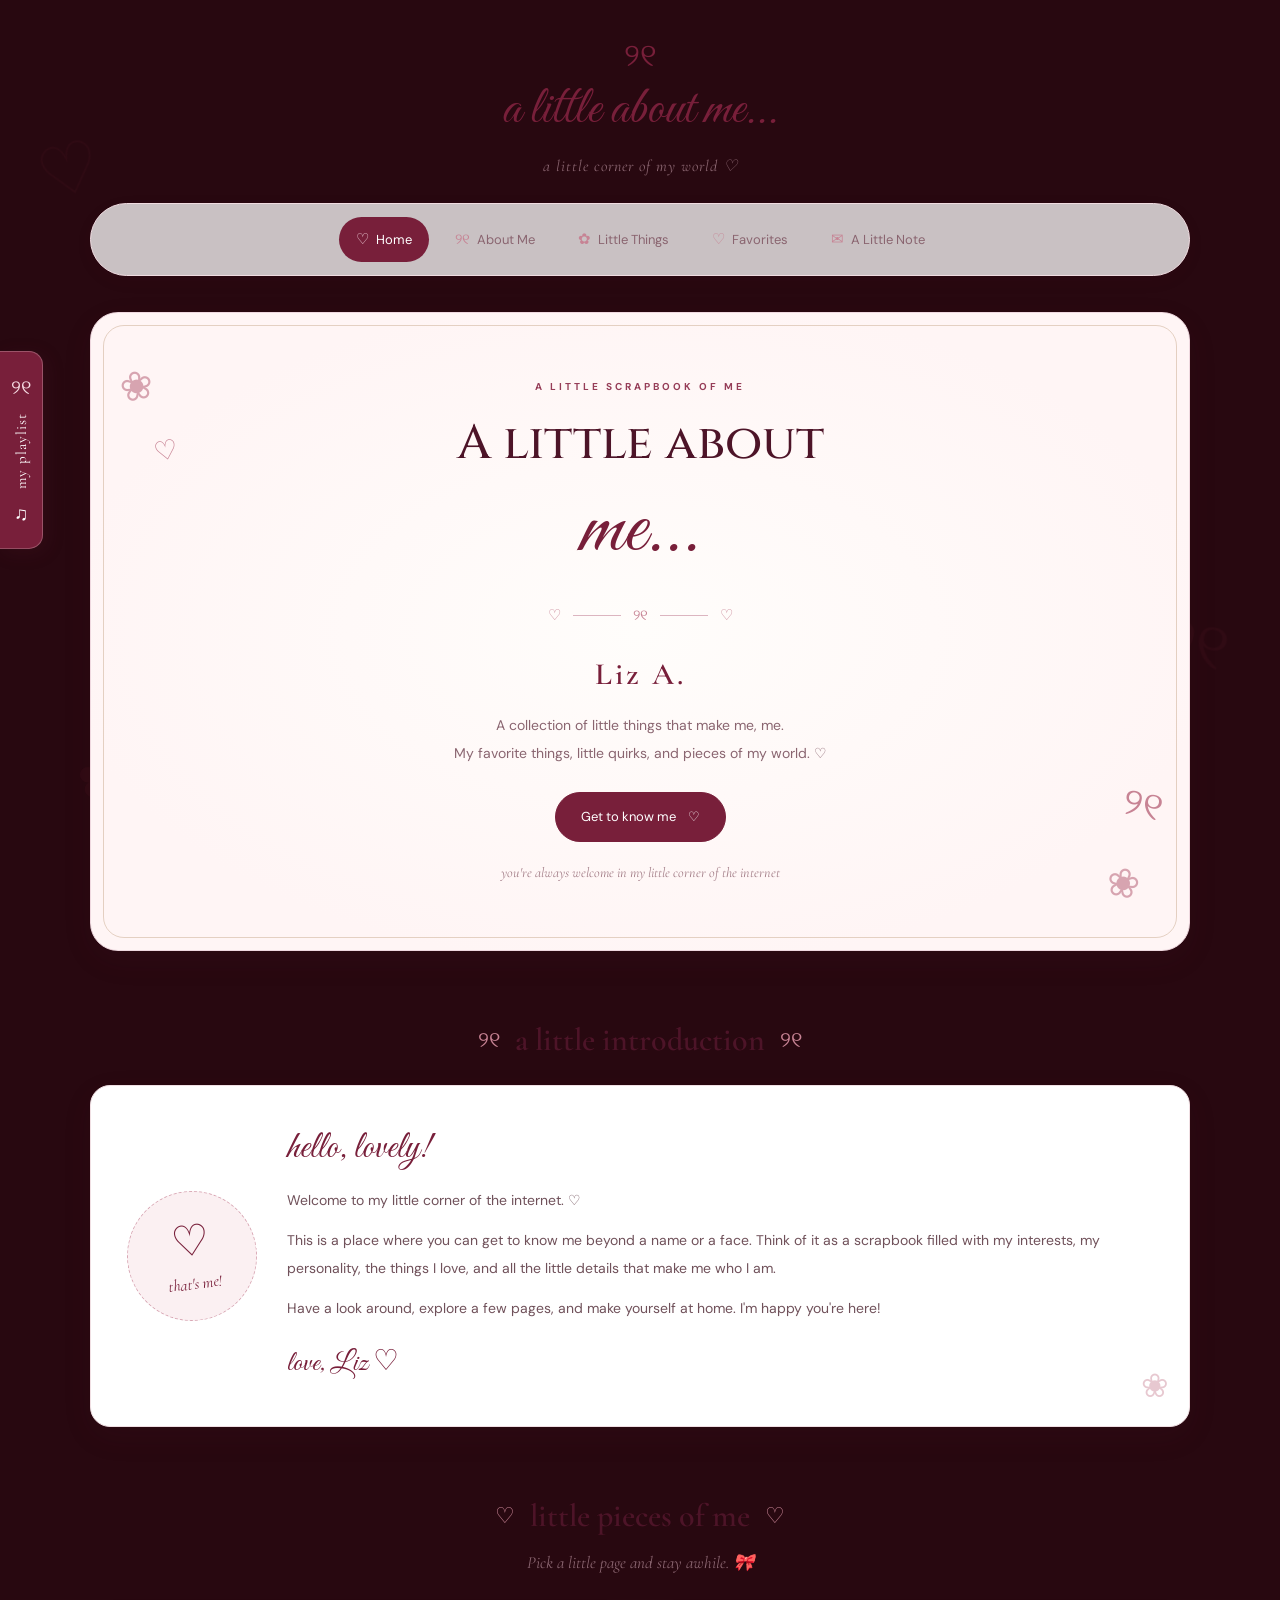
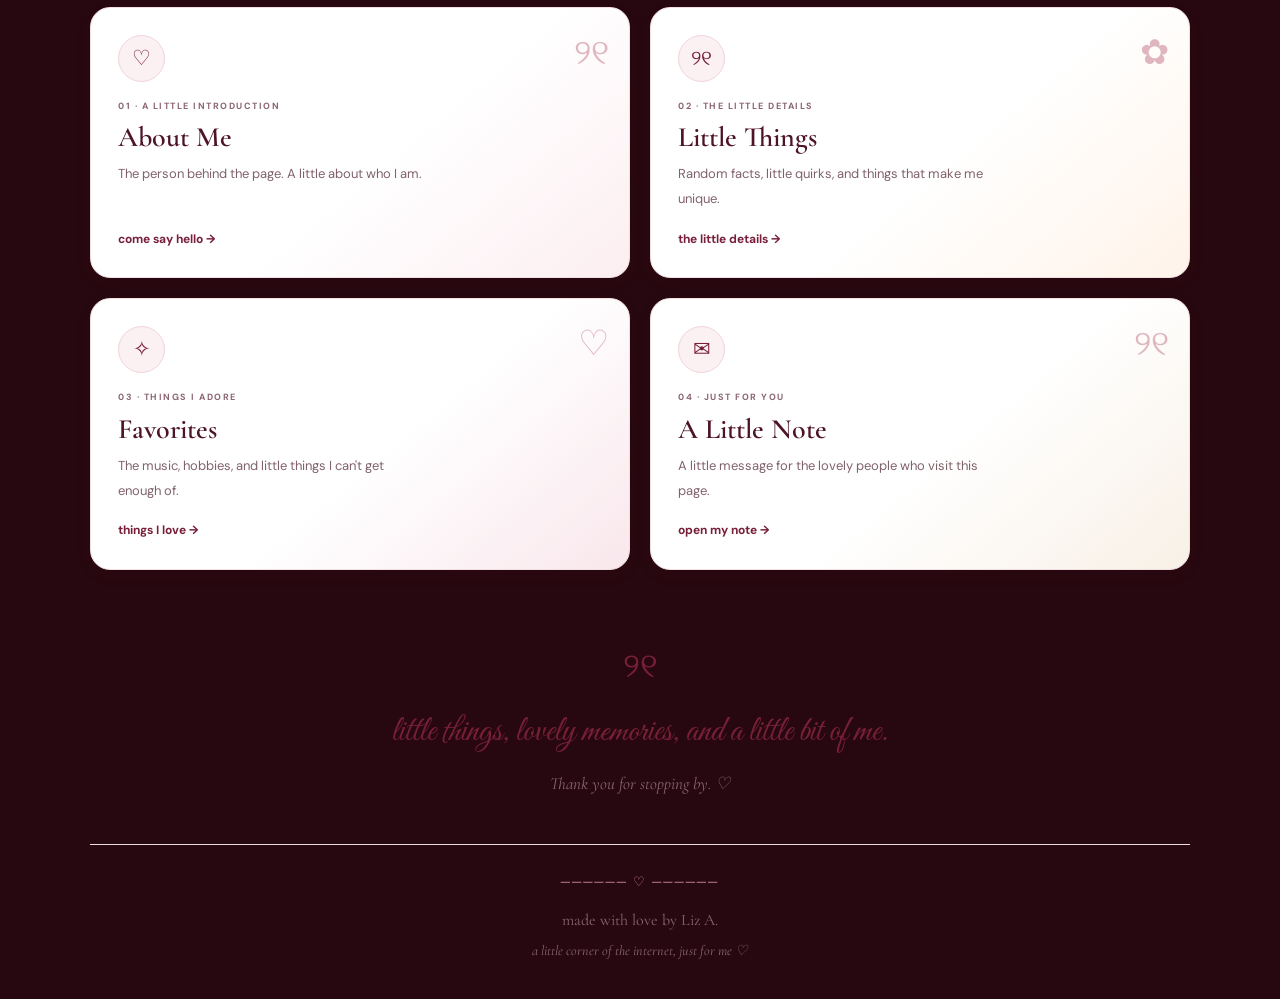
<file: index.html>
<!DOCTYPE html>
<html lang="en">
<head>
  <meta charset="UTF-8">
  <meta name="viewport" content="width=device-width, initial-scale=1.0">

  <title>A little about me... ♡ | Liz A</title>

  <meta name="description" content="A little corner of the internet filled with the things that make me, me.">

  <link rel="preconnect" href="https://fonts.googleapis.com">
  <link rel="preconnect" href="https://fonts.gstatic.com" crossorigin>

  <link href="https://fonts.googleapis.com/css2?family=Cormorant+Garamond:wght@400;500;600;700&family=Cinzel:wght@400;500;600&family=Great+Vibes&family=DM+Sans:wght@400;500;600;700&display=swap" rel="stylesheet">

  <link rel="stylesheet" href="style.css">

  <script src="script.js" defer></script>
</head>

<body>

  <!-- Decorative background details -->
  <div class="background-decoration decoration-one" aria-hidden="true">♡</div>
  <div class="background-decoration decoration-two" aria-hidden="true">୨୧</div>
  <div class="background-decoration decoration-three" aria-hidden="true">✿</div>

  <!-- LEFT-SIDE SPOTIFY DRAWER -->
  <aside class="spotify-drawer" id="spotify-drawer" aria-label="Spotify playlist">

    <button
      class="spotify-tab"
      id="spotify-toggle"
      type="button"
      aria-expanded="false"
      aria-controls="spotify-panel"
    >
      <span class="spotify-tab-bow" aria-hidden="true">୨୧</span>
      <span class="spotify-tab-text">my playlist</span>
      <span class="spotify-tab-note" aria-hidden="true">♫</span>
    </button>

    <div class="spotify-panel" id="spotify-panel" aria-hidden="true">

      <div class="spotify-panel-heading">
        <div>
          <p class="eyebrow">a little soundtrack ♡</p>
          <h2>My Spotify</h2>
        </div>

        <button
          class="spotify-close"
          id="spotify-close"
          type="button"
          aria-label="Close Spotify panel"
        >
          ×
        </button>
      </div>

      <p class="spotify-description">
        A few songs to keep you company while you explore. 🎀
      </p>

      <iframe
        title="Liz's Spotify playlist"
        style="border-radius: 14px;"
        src="https://open.spotify.com/embed/playlist/5mD2nmola5PVCOyPNZXoJc?utm_source=generator&theme=0"
        width="100%"
        height="380"
        frameborder="0"
        allow="autoplay; clipboard-write; encrypted-media; fullscreen; picture-in-picture"
        loading="lazy">
      </iframe>

      <p class="spotify-footer">
        made of music & little feelings ♡
      </p>

    </div>
  </aside>


  <!-- MAIN WEBSITE -->
  <div class="site-wrapper">

    <!-- HEADER -->
    <header class="site-header">

      <a href="index.html" class="brand" aria-label="A little about me home">
        <span class="brand-bow" aria-hidden="true">୨୧</span>
        <span class="brand-name">a little about me...</span>
      </a>

      <p class="header-note">a little corner of my world ♡</p>

    </header>


    <!-- NAVIGATION -->
    <nav class="main-navigation" aria-label="Main navigation">

      <a href="index.html" class="nav-link active" aria-current="page">
        <span aria-hidden="true">♡</span> Home
      </a>

      <a href="about.html" class="nav-link">
        <span aria-hidden="true">୨୧</span> About Me
      </a>

      <a href="little-things.html" class="nav-link">
        <span aria-hidden="true">✿</span> Little Things
      </a>

      <a href="favorites.html" class="nav-link">
        <span aria-hidden="true">♡</span> Favorites
      </a>

      <a href="note.html" class="nav-link">
        <span aria-hidden="true">✉</span> A Little Note
      </a>

    </nav>


    <!-- WELCOME / HERO SECTION -->
    <main>

      <section class="hero-section">

        <div class="hero-decoration hero-decoration-left" aria-hidden="true">
          <span class="hero-flower">❀</span>
          <span class="hero-heart">♡</span>
        </div>

        <div class="hero-content">

          <p class="eyebrow hero-eyebrow">
            a little scrapbook of me
          </p>

          <h1 class="hero-title">
            A little about
            <span>me...</span>
          </h1>

          <div class="hero-divider" aria-hidden="true">
            <span>♡</span>
            <span class="divider-line"></span>
            <span>୨୧</span>
            <span class="divider-line"></span>
            <span>♡</span>
          </div>

          <p class="hero-name">Liz A.</p>

          <p class="hero-description">
            A collection of little things that make me, me.
            <br>
            My favorite things, little quirks, and pieces of my world. ♡
          </p>

          <a href="about.html" class="primary-button">
            Get to know me <span aria-hidden="true">♡</span>
          </a>

          <p class="hero-footnote">
            you're always welcome in my little corner of the internet
          </p>

        </div>

        <div class="hero-decoration hero-decoration-right" aria-hidden="true">
          <span class="hero-bow">୨୧</span>
          <span class="hero-flower">❀</span>
        </div>

      </section>


      <!-- LITTLE INTRODUCTION -->
      <section class="intro-section">

        <div class="section-heading">
          <span class="heading-flourish" aria-hidden="true">୨୧</span>
          <h2>a little introduction</h2>
          <span class="heading-flourish" aria-hidden="true">୨୧</span>
        </div>

        <div class="intro-card">

          <div class="intro-sticker" aria-hidden="true">
            <span>♡</span>
            <small>that's me!</small>
          </div>

          <div class="intro-text">
            <p class="intro-script">hello, lovely!</p>

            <p>
              Welcome to my little corner of the internet. ♡
            </p>

            <p>
              This is a place where you can get to know me beyond
              a name or a face. Think of it as a scrapbook filled
              with my interests, my personality, the things I love,
              and all the little details that make me who I am.
            </p>

            <p>
              Have a look around, explore a few pages, and make
              yourself at home. I'm happy you're here!
            </p>

            <p class="intro-signature">love, Liz ♡</p>
          </div>

          <div class="intro-flower" aria-hidden="true">❀</div>

        </div>

      </section>


      <!-- PAGE CARDS -->
      <section class="discover-section">

        <div class="section-heading">
          <span class="heading-flourish" aria-hidden="true">♡</span>
          <h2>little pieces of me</h2>
          <span class="heading-flourish" aria-hidden="true">♡</span>
        </div>

        <p class="section-subtitle">
          Pick a little page and stay awhile. 🎀
        </p>

        <div class="page-card-grid">

          <!-- ABOUT ME -->
          <a href="about.html" class="page-card about-card">

            <span class="card-decoration" aria-hidden="true">୨୧</span>

            <span class="card-icon" aria-hidden="true">♡</span>

            <span class="card-label">01 · a little introduction</span>

            <h3>About Me</h3>

            <p>
              The person behind the page. A little about who I am.
            </p>

            <span class="card-link">come say hello →</span>

          </a>


          <!-- LITTLE THINGS -->
          <a href="little-things.html" class="page-card little-card">

            <span class="card-decoration" aria-hidden="true">✿</span>

            <span class="card-icon" aria-hidden="true">୨୧</span>

            <span class="card-label">02 · the little details</span>

            <h3>Little Things</h3>

            <p>
              Random facts, little quirks, and things that make me unique.
            </p>

            <span class="card-link">the little details →</span>

          </a>


          <!-- FAVORITES -->
          <a href="favorites.html" class="page-card favorites-card">

            <span class="card-decoration" aria-hidden="true">♡</span>

            <span class="card-icon" aria-hidden="true">✧</span>

            <span class="card-label">03 · things I adore</span>

            <h3>Favorites</h3>

            <p>
              The music, hobbies, and little things I can't get enough of.
            </p>

            <span class="card-link">things I love →</span>

          </a>


          <!-- A LITTLE NOTE -->
          <a href="note.html" class="page-card note-card">

            <span class="card-decoration" aria-hidden="true">୨୧</span>

            <span class="card-icon" aria-hidden="true">✉</span>

            <span class="card-label">04 · just for you</span>

            <h3>A Little Note</h3>

            <p>
              A little message for the lovely people who visit this page.
            </p>

            <span class="card-link">open my note →</span>

          </a>

        </div>

      </section>


      <!-- CLOSING MESSAGE -->
      <section class="closing-section">

        <span class="closing-bow" aria-hidden="true">୨୧</span>

        <p class="closing-script">
          little things, lovely memories, and a little bit of me.
        </p>

        <p class="closing-text">
          Thank you for stopping by. ♡
        </p>

      </section>

    </main>


    <!-- FOOTER -->
    <footer class="site-footer">

      <div class="footer-divider" aria-hidden="true">
        ────── ♡ ──────
      </div>

      <p>made with love by Liz A.</p>

      <p class="footer-small">
        a little corner of the internet, just for me ♡
      </p>

    </footer>

  </div>

</body>
</html>
</file>
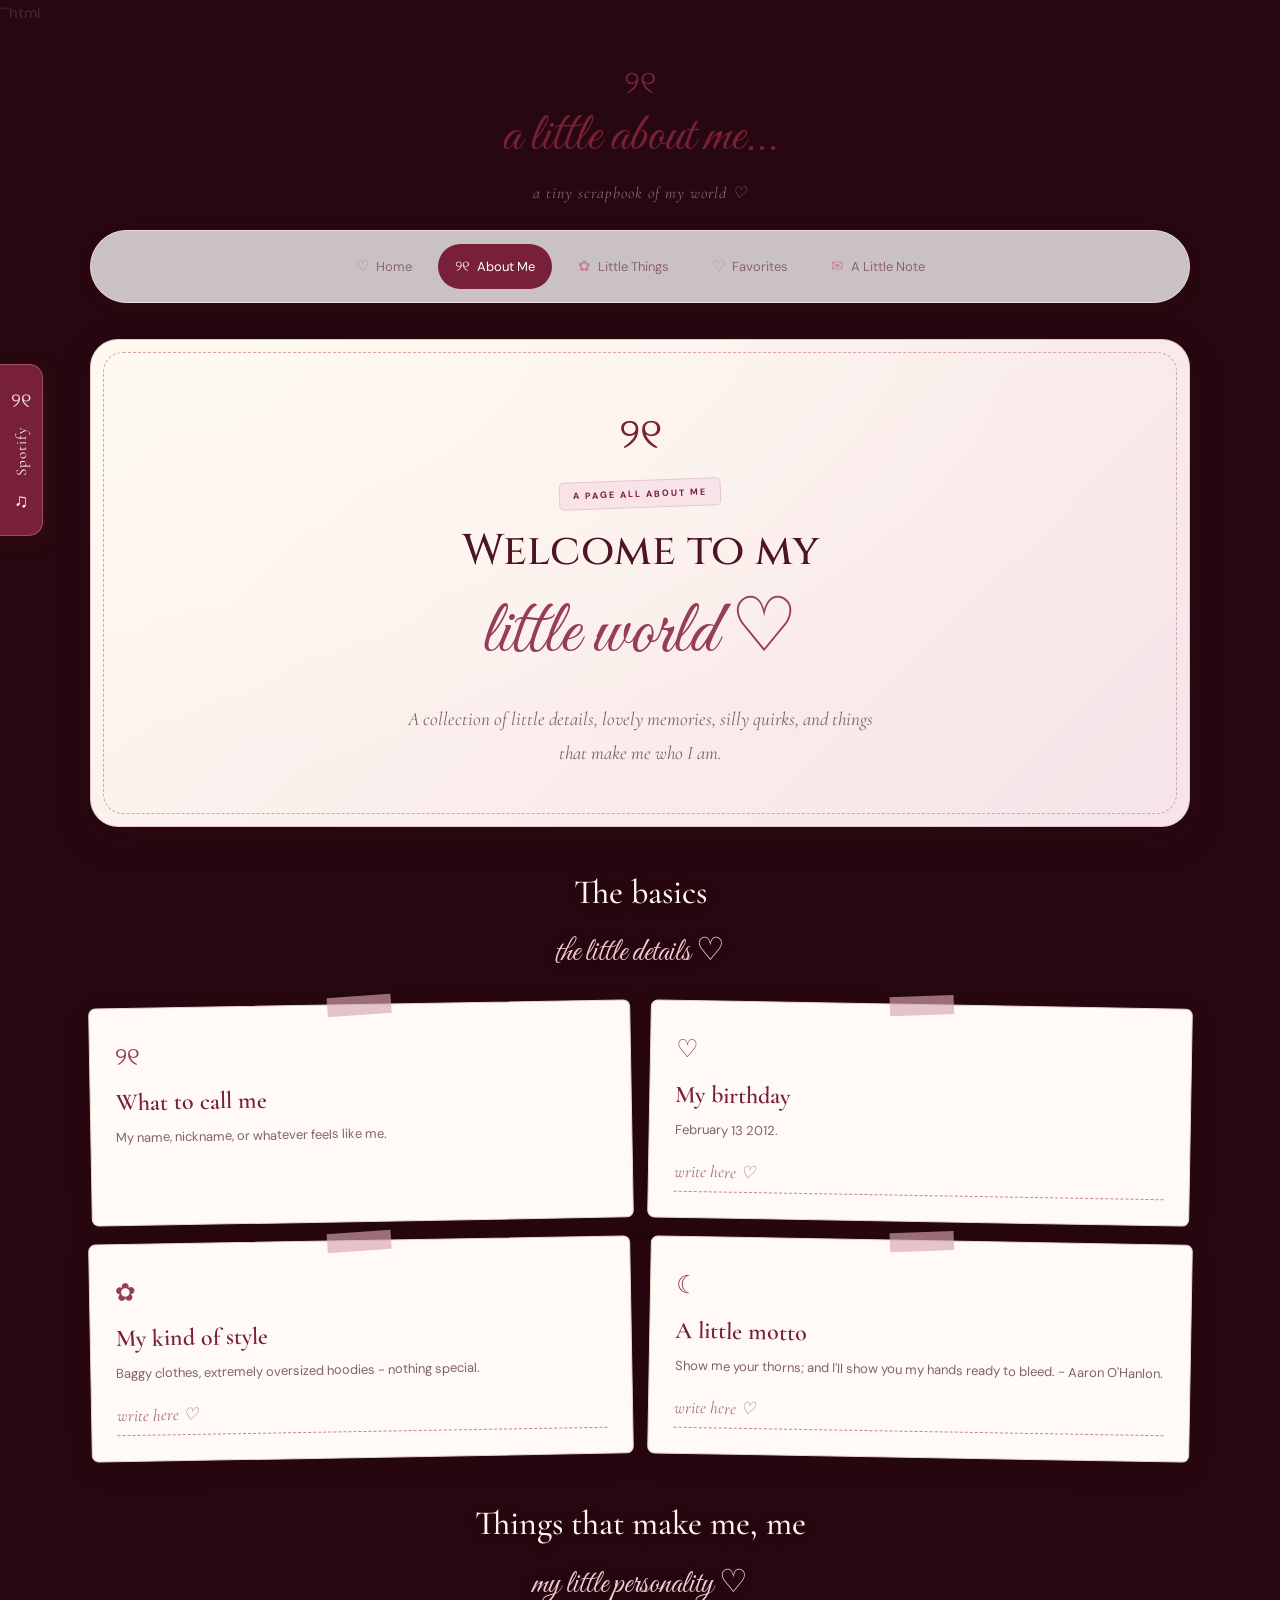
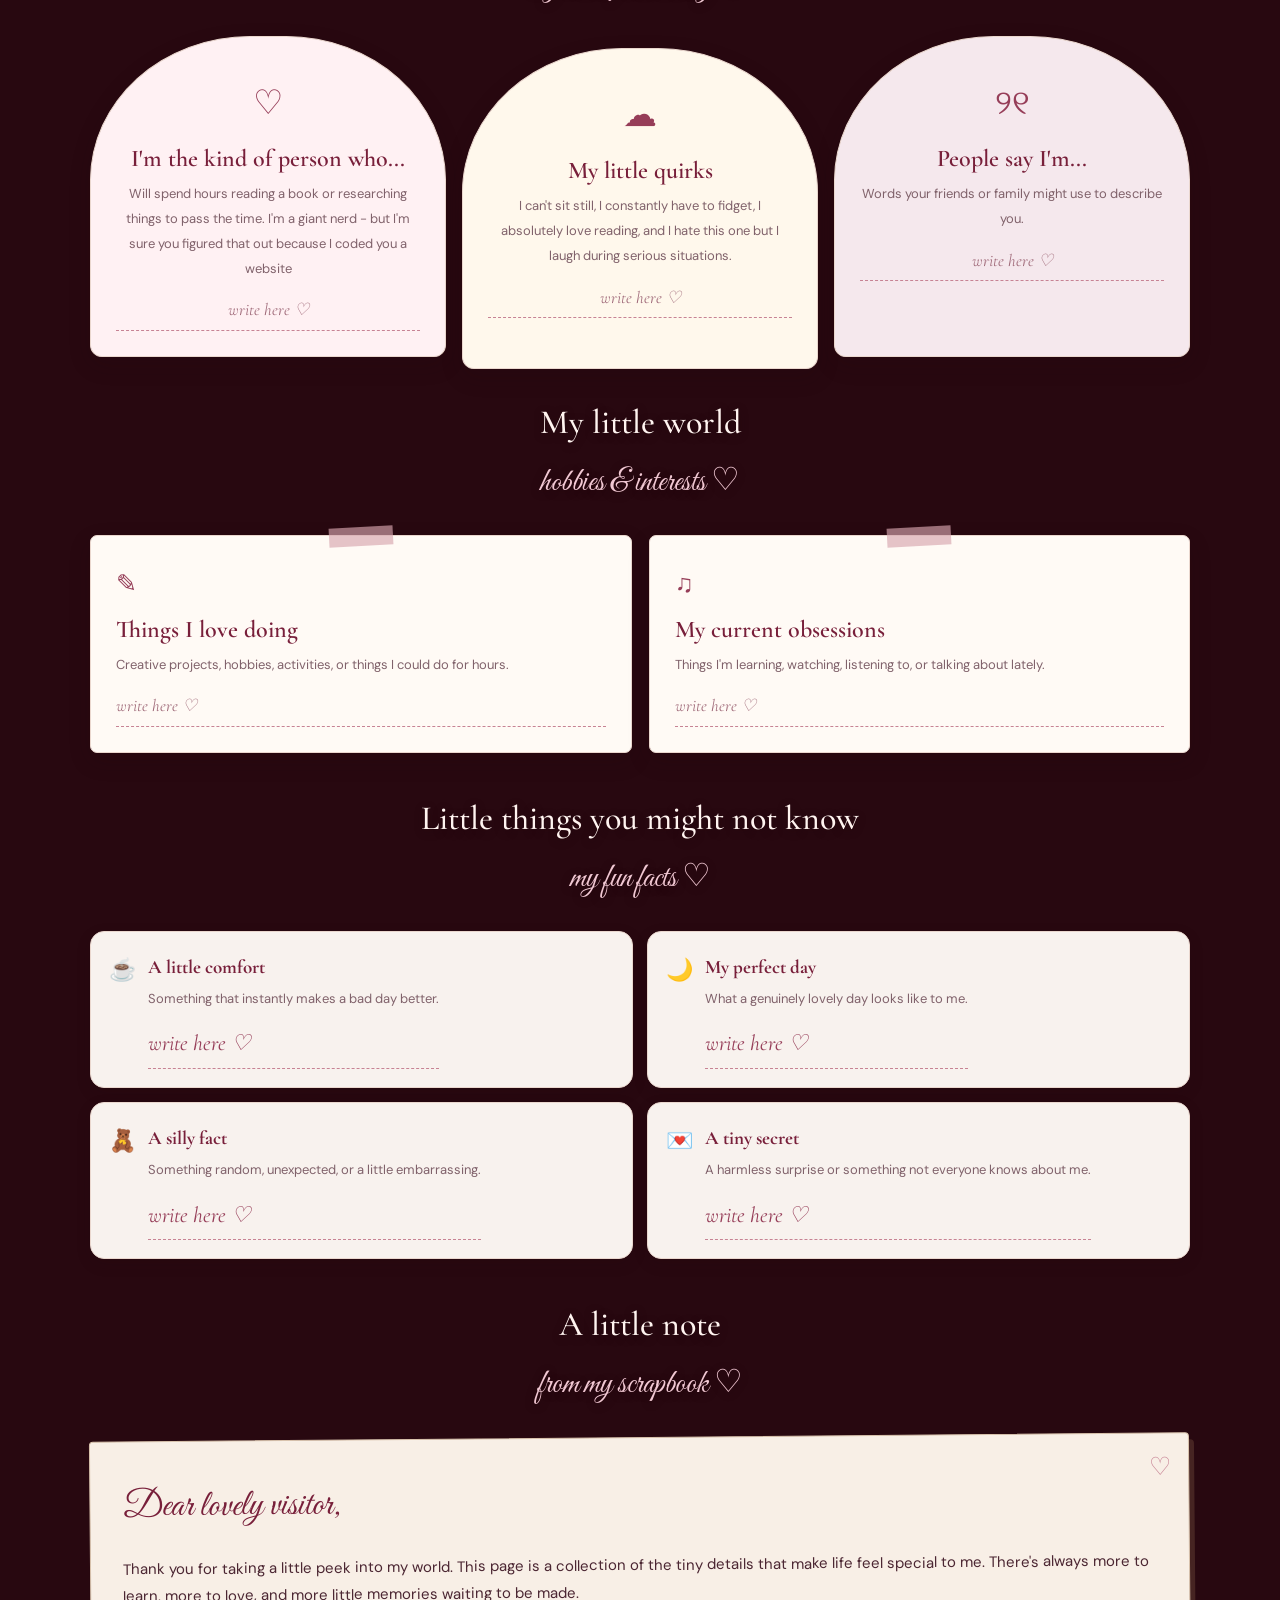
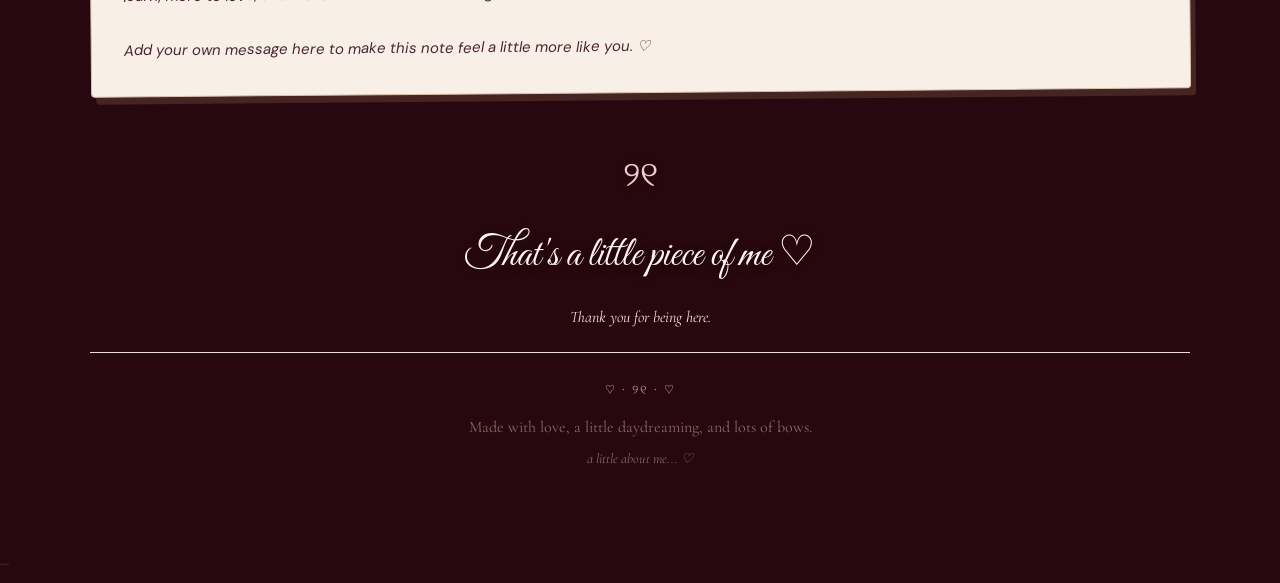
<file: about.html>
```html
<!DOCTYPE html>
<html lang="en">
<head>
  <meta charset="UTF-8">
  <meta name="viewport" content="width=device-width, initial-scale=1.0">

  <title>About Me ♡ A Little About Me...</title>

  <link rel="preconnect" href="https://fonts.googleapis.com">
  <link rel="preconnect" href="https://fonts.gstatic.com" crossorigin>

  <link href="https://fonts.googleapis.com/css2?family=Cinzel:wght@400;500;600&family=Cormorant+Garamond:ital,wght@0,400;0,500;0,600;1,400;1,500&family=DM+Sans:wght@400;500;600;700&family=Great+Vibes&display=swap" rel="stylesheet">

  <link rel="stylesheet" href="style.css">

  <style>
    /* ========================================
       ABOUT ME ♡ SCRAPBOOK STYLES
       These styles only affect about.html.
       ======================================== */

    .about-page {
      padding-bottom: 50px;
    }

    .about-hero {
      position: relative;
      overflow: hidden;
      padding: 55px 25px;
      margin-bottom: 35px;
      text-align: center;
      background:
        radial-gradient(ellipse at top left, #fffaf0, transparent 65%),
        linear-gradient(135deg, #fff8f0, #f6e4e8);
      border: 1px solid #e8c8d0;
      border-radius: 28px;
      box-shadow: 0 12px 35px rgba(45, 8, 20, 0.18);
    }

    .about-hero::before {
      content: "";
      position: absolute;
      inset: 12px;
      border: 1px dashed #d3a4ad;
      border-radius: 20px;
      pointer-events: none;
    }

    .about-hero-bow {
      position: relative;
      margin-bottom: 8px;
      color: #781f3a;
      font-size: 43px;
    }

    .about-hero h1 {
      position: relative;
      color: #4d1428;
      font-family: "Cinzel", serif;
      font-size: clamp(27px, 5vw, 43px);
      font-weight: 500;
      line-height: 1.4;
    }

    .about-hero h1 span {
      display: block;
      color: #963d58;
      font-family: "Great Vibes", cursive;
      font-size: clamp(48px, 8vw, 76px);
      font-weight: 400;
    }

    .about-hero p {
      position: relative;
      max-width: 480px;
      margin: 15px auto 0;
      color: #80626b;
      font-family: "Cormorant Garamond", serif;
      font-size: 19px;
      font-style: italic;
    }

    .scrapbook-label {
      display: inline-block;
      padding: 5px 13px;
      margin-bottom: 12px;
      background: #f7e3e8;
      border: 1px solid #e8c7d0;
      border-radius: 5px;
      color: #781f3a;
      font-size: 9px;
      font-weight: 700;
      letter-spacing: 2px;
      text-transform: uppercase;
      transform: rotate(-2deg);
    }

    .about-section {
      margin-top: 35px;
    }

    .about-heading {
      margin-bottom: 22px;
      color: #fff4f0;
      font-family: "Cormorant Garamond", serif;
      font-size: clamp(27px, 4vw, 34px);
      font-weight: 500;
      text-align: center;
      text-shadow: 0 2px 10px rgba(30, 0, 10, 0.45);
    }

    .about-heading span {
      display: block;
      margin-top: 2px;
      color: #f1c8d3;
      font-family: "Great Vibes", cursive;
      font-size: 32px;
    }

    .profile-grid {
      display: grid;
      grid-template-columns: repeat(2, minmax(0, 1fr));
      gap: 17px;
    }

    .scrapbook-card {
      position: relative;
      min-width: 0;
      padding: 25px;
      background: #fffaf5;
      border: 1px solid #ead7ce;
      border-radius: 7px;
      box-shadow: 0 8px 22px rgba(30, 0, 10, 0.16);
      transition: transform 0.25s ease, box-shadow 0.25s ease;
    }

    .scrapbook-card:hover {
      transform: translateY(-4px) rotate(0deg);
      box-shadow: 0 13px 28px rgba(30, 0, 10, 0.22);
    }

    .profile-card:nth-child(odd) {
      transform: rotate(-1deg);
    }

    .profile-card:nth-child(even) {
      transform: rotate(1deg);
    }

    .card-tape {
      position: absolute;
      top: -9px;
      left: 50%;
      width: 64px;
      height: 19px;
      background: rgba(215, 166, 176, 0.65);
      transform: translateX(-50%) rotate(-3deg);
    }

    .profile-icon {
      margin-bottom: 8px;
      color: #963d58;
      font-size: 25px;
    }

    .profile-card h3,
    .scrapbook-card h3 {
      margin-bottom: 8px;
      color: #781f3a;
      font-family: "Cormorant Garamond", serif;
      font-size: 24px;
      font-weight: 600;
      line-height: 1.3;
    }

    .profile-card p,
    .scrapbook-card p {
      color: #80626b;
      font-size: 13px;
      line-height: 1.9;
      overflow-wrap: anywhere;
    }

    .write-in {
      display: block;
      min-height: 27px;
      margin-top: 10px;
      padding: 4px 0;
      border-bottom: 1px dashed #c78394;
      color: #a16c7b;
      font-family: "Cormorant Garamond", serif;
      font-size: 17px;
      font-style: italic;
    }

    .write-in::before {
      content: "write here ♡";
    }

    .personality-grid {
      display: grid;
      grid-template-columns: repeat(3, minmax(0, 1fr));
      gap: 16px;
    }

    .personality-card {
      text-align: center;
      background: #fff1f3;
      border-radius: 45% 45% 12px 12px;
      padding-top: 35px;
    }

    .personality-card:nth-child(2) {
      background: #fff8ec;
      transform: translateY(12px);
    }

    .personality-card:nth-child(3) {
      background: #f5e8ed;
    }

    .personality-symbol {
      display: block;
      margin-bottom: 10px;
      color: #963d58;
      font-size: 34px;
    }

    .little-note {
      position: relative;
      padding: 32px;
      background: #f8efe6;
      border: 1px solid #d9c3ad;
      border-radius: 4px;
      box-shadow: 5px 7px 0 rgba(178, 139, 97, 0.22);
      transform: rotate(-0.5deg);
    }

    .little-note::before {
      content: "♡";
      position: absolute;
      top: 10px;
      right: 17px;
      color: #c78394;
      font-size: 25px;
    }

    .little-note h3 {
      margin-bottom: 15px;
      color: #781f3a;
      font-family: "Great Vibes", cursive;
      font-size: 37px;
      font-weight: 400;
    }

    .fun-facts {
      display: grid;
      grid-template-columns: repeat(2, minmax(0, 1fr));
      gap: 14px;
    }

    .fun-fact {
      display: flex;
      align-items: flex-start;
      gap: 12px;
      padding: 18px;
      background: rgba(255, 250, 245, 0.97);
      border: 1px solid #ead7ce;
      border-radius: 14px;
      box-shadow: 0 5px 15px rgba(30, 0, 10, 0.12);
    }

    .fun-fact span {
      color: #963d58;
      font-size: 22px;
    }

    .fun-fact p {
      color: #80626b;
      font-size: 13px;
      line-height: 1.8;
    }

    .fun-fact strong {
      display: block;
      margin-bottom: 3px;
      color: #781f3a;
      font-family: "Cormorant Garamond", serif;
      font-size: 19px;
    }

    .about-closing {
      padding: 50px 15px 20px;
      text-align: center;
    }

    .about-closing .closing-bow {
      display: block;
      margin-bottom: 12px;
      color: #f1c8d3;
      font-size: 35px;
      text-shadow: 0 2px 10px rgba(30, 0, 10, 0.4);
    }

    .about-closing p {
      color: #fff4f0;
      font-family: "Great Vibes", cursive;
      font-size: clamp(30px, 5vw, 42px);
      text-shadow: 0 2px 10px rgba(30, 0, 10, 0.45);
    }

    .about-closing small {
      display: block;
      margin-top: 10px;
      color: #f4dfe4;
      font-family: "Cormorant Garamond", serif;
      font-size: 16px;
      font-style: italic;
    }

    @media (max-width: 650px) {
      .about-hero {
        padding: 45px 18px;
      }

      .profile-grid,
      .fun-facts {
        grid-template-columns: 1fr;
      }

      .personality-grid {
        grid-template-columns: 1fr;
        gap: 15px;
      }

      .personality-card,
      .personality-card:nth-child(2),
      .personality-card:nth-child(3) {
        border-radius: 18px;
        transform: none;
      }

      .scrapbook-card {
        padding: 23px;
      }

      .little-note {
        padding: 27px 22px;
      }
    }

    @media (prefers-reduced-motion: reduce) {
      .scrapbook-card {
        transition: none;
      }
    }
  </style>
</head>

<body>

  <main class="site-wrapper about-page">

    <!-- HEADER -->
    <header class="site-header">
      <a class="brand" href="index.html">
        <span class="brand-bow">୨୧</span>
        <span class="brand-name">a little about me...</span>
      </a>
      <p class="header-note">a tiny scrapbook of my world ♡</p>
    </header>

    <!-- NAVIGATION -->
    <nav class="main-navigation" aria-label="Main navigation">
      <a class="nav-link" href="index.html"><span>♡</span> Home</a>
      <a class="nav-link active" href="about.html"><span>୨୧</span> About Me</a>
      <a class="nav-link" href="little-things.html"><span>✿</span> Little Things</a>
      <a class="nav-link" href="favorites.html"><span>♡</span> Favorites</a>
      <a class="nav-link" href="note.html"><span>✉</span> A Little Note</a>
    </nav>

    <!-- WELCOME -->
    <section class="about-hero">
      <div class="about-hero-bow">୨୧</div>
      <span class="scrapbook-label">a page all about me</span>
      <h1>
        Welcome to my
        <span>little world ♡</span>
      </h1>
      <p>
        A collection of little details, lovely memories,
        silly quirks, and things that make me who I am.
      </p>
    </section>

    <!-- BASIC FACTS -->
    <section class="about-section">
      <h2 class="about-heading">
        The basics
        <span>the little details ♡</span>
      </h2>

      <div class="profile-grid">

        <article class="scrapbook-card profile-card">
          <div class="card-tape"></div>
          <div class="profile-icon">୨୧</div>
          <h3>What to call me</h3>
          <p>My name, nickname, or whatever feels like me.</p>
          <span class="Liz"></span>
        </article>

        <article class="scrapbook-card profile-card">
          <div class="card-tape"></div>
          <div class="profile-icon">♡</div>
          <h3>My birthday</h3>
          <p>February 13 2012.</p>
          <span class="write-in"></span>
        </article>

        <article class="scrapbook-card profile-card">
          <div class="card-tape"></div>
          <div class="profile-icon">✿</div>
          <h3>My kind of style</h3>
          <p>Baggy clothes, extremely oversized hoodies - nothing special.</p>
          <span class="write-in"></span>
        </article>

        <article class="scrapbook-card profile-card">
          <div class="card-tape"></div>
          <div class="profile-icon">☾</div>
          <h3>A little motto</h3>
          <p>Show me your thorns; and I'll show you my hands ready to bleed. - Aaron O'Hanlon.</p>
          <span class="write-in"></span>
        </article>

      </div>
    </section>

    <!-- PERSONALITY -->
    <section class="about-section">
      <h2 class="about-heading">
        Things that make me, me
        <span>my little personality ♡</span>
      </h2>

      <div class="personality-grid">

        <article class="scrapbook-card personality-card">
          <span class="personality-symbol">♡</span>
          <h3>I'm the kind of person who...</h3>
          <p>Will spend hours reading a book or researching things to pass the time. I'm a giant nerd - but I'm sure you figured that out because I coded you a website</p>
          <span class="write-in"></span>
        </article>

        <article class="scrapbook-card personality-card">
          <span class="personality-symbol">☁</span>
          <h3>My little quirks</h3>
          <p>I can't sit still, I constantly have to fidget, I absolutely love reading, and I hate this one but I laugh during serious situations.</p>
          <span class="write-in"></span>
        </article>

        <article class="scrapbook-card personality-card">
          <span class="personality-symbol">୨୧</span>
          <h3>People say I'm...</h3>
          <p>Words your friends or family might use to describe you.</p>
          <span class="write-in"></span>
        </article>

      </div>
    </section>

    <!-- HOBBIES -->
    <section class="about-section">
      <h2 class="about-heading">
        My little world
        <span>hobbies & interests ♡</span>
      </h2>

      <div class="profile-grid">

        <article class="scrapbook-card">
          <div class="card-tape"></div>
          <div class="profile-icon">✎</div>
          <h3>Things I love doing</h3>
          <p>Creative projects, hobbies, activities, or things I could do for hours.</p>
          <span class="write-in"></span>
        </article>

        <article class="scrapbook-card">
          <div class="card-tape"></div>
          <div class="profile-icon">♫</div>
          <h3>My current obsessions</h3>
          <p>Things I'm learning, watching, listening to, or talking about lately.</p>
          <span class="write-in"></span>
        </article>

      </div>
    </section>

    <!-- FUN FACTS -->
    <section class="about-section">
      <h2 class="about-heading">
        Little things you might not know
        <span>my fun facts ♡</span>
      </h2>

      <div class="fun-facts">

        <article class="fun-fact">
          <span>☕</span>
          <p>
            <strong>A little comfort</strong>
            Something that instantly makes a bad day better.
            <span class="write-in"></span>
          </p>
        </article>

        <article class="fun-fact">
          <span>🌙</span>
          <p>
            <strong>My perfect day</strong>
            What a genuinely lovely day looks like to me.
            <span class="write-in"></span>
          </p>
        </article>

        <article class="fun-fact">
          <span>🧸</span>
          <p>
            <strong>A silly fact</strong>
            Something random, unexpected, or a little embarrassing.
            <span class="write-in"></span>
          </p>
        </article>

        <article class="fun-fact">
          <span>💌</span>
          <p>
            <strong>A tiny secret</strong>
            A harmless surprise or something not everyone knows about me.
            <span class="write-in"></span>
          </p>
        </article>

      </div>
    </section>

    <!-- NOTE TO VISITORS -->
    <section class="about-section">
      <h2 class="about-heading">
        A little note
        <span>from my scrapbook ♡</span>
      </h2>

      <div class="little-note">
        <h3>Dear lovely visitor,</h3>
        <p>
          Thank you for taking a little peek into my world.
          This page is a collection of the tiny details that
          make life feel special to me. There's always more
          to learn, more to love, and more little memories
          waiting to be made.
        </p>
        <br>
        <p>
          <em>
            Add your own message here to make this note
            feel a little more like you. ♡
          </em>
        </p>
      </div>
    </section>

    <!-- CLOSING -->
    <section class="about-closing">
      <span class="closing-bow">୨୧</span>
      <p>That's a little piece of me ♡</p>
      <small>Thank you for being here.</small>
    </section>

    <!-- FOOTER -->
    <footer class="site-footer">
      <div class="footer-divider">♡ · ୨୧ · ♡</div>
      <p>Made with love, a little daydreaming, and lots of bows.</p>
      <p class="footer-small">a little about me... ♡</p>
    </footer>

  </main>

  <!-- SPOTIFY DRAWER -->
  <aside class="spotify-drawer" id="spotify-drawer">
    <button
      class="spotify-tab"
      id="spotify-toggle"
      type="button"
      aria-expanded="false"
      aria-controls="spotify-panel"
    >
      <span class="spotify-tab-bow">୨୧</span>
      <span class="spotify-tab-text">Spotify</span>
      <span class="spotify-tab-note">♫</span>
    </button>

    <div class="spotify-panel" id="spotify-panel" aria-hidden="true">
      <div class="spotify-panel-heading">
        <div>
          <span class="eyebrow">a little soundtrack</span>
          <h2>My Spotify ♡</h2>
        </div>

        <button
          class="spotify-close"
          id="spotify-close"
          type="button"
          aria-label="Close Spotify panel"
        >×</button>
      </div>

      <p class="spotify-description">
        A few songs to keep you company. ♡
      </p>

      <iframe
        title="My Spotify playlist"
        style="border-radius: 12px"
        src="https://open.spotify.com/embed/playlist/5mD2nmola5PVCOyPNZXoJc?utm_source=generator&theme=0"
        width="100%"
        height="352"
        frameborder="0"
        allow="autoplay; clipboard-write; encrypted-media; fullscreen; picture-in-picture"
        loading="lazy"
      ></iframe>

      <p class="spotify-footer">made for little moments ♡</p>
    </div>
  </aside>

  <!-- SPOTIFY INTERACTION -->
  <script>
    const spotifyDrawer = document.getElementById("spotify-drawer");
    const spotifyToggle = document.getElementById("spotify-toggle");
    const spotifyClose = document.getElementById("spotify-close");
    const spotifyPanel = document.getElementById("spotify-panel");

    function setSpotifyOpen(isOpen) {
      spotifyDrawer.classList.toggle("is-open", isOpen);
      spotifyToggle.setAttribute("aria-expanded", String(isOpen));
      spotifyPanel.setAttribute("aria-hidden", String(!isOpen));
    }

    spotifyToggle.addEventListener("click", function () {
      const isOpen = spotifyDrawer.classList.contains("is-open");
      setSpotifyOpen(!isOpen);
    });

    spotifyClose.addEventListener("click", function () {
      setSpotifyOpen(false);
    });

    document.addEventListener("keydown", function (event) {
      if (event.key === "Escape") {
        setSpotifyOpen(false);
      }
    });
  </script>

</body>
</html>
```
</file>
<file: style.css>
/* ==========================================
   A LITTLE ABOUT ME... ♡
   A burgundy coquette scrapbook by Liz A.
   ========================================== */


/* ---------- COLOURS & DEFAULTS ---------- */

:root {
  --burgundy: #781f3a;
  --deep-burgundy: #4d1428;
  --wine: #963d58;
  --dusty-rose: #c78394;
  --blush: #f4dfe4;
  --pale-pink: #fbf0f2;
  --ivory: #fffaf5;
  --cream: #f8efe6;
  --gold: #b28b61;
  --text: #4b2632;
  --muted-text: #8a6570;
  --white: #ffffff;
  --soft-shadow: 0 10px 30px rgba(92, 29, 48, 0.09);
  --rounded: 20px;
}

* {
  box-sizing: border-box;
  margin: 0;
  padding: 0;
}

html {
  scroll-behavior: smooth;
}

body {
  min-height: 100vh;

  background-color: #280810;

  background-image:
    linear-gradient(
      rgba(40, 8, 16, 0.35),
      rgba(40, 8, 16, 0.35)
    ),
   url("https://images.unsplash.com/photo-1516565349308-c76fe36a115c?auto=format&fit=crop&fm=jpg&q=85&w=3000")

  background-position: center center;
  background-size: cover;
  background-repeat: no-repeat;
background-attachment: scroll;

  color: var(--text);
  font-family: "DM Sans", sans-serif;
  font-size: 15px;
  line-height: 1.8;
  overflow-x: hidden;
}

a {
  color: inherit;
  text-decoration: none;
}

button {
  font: inherit;
}


/* ---------- BACKGROUND DECORATIONS ---------- */

.background-decoration {
  position: fixed;
  z-index: -1;
  color: rgba(120, 31, 58, 0.09);
  pointer-events: none;
}

.decoration-one {
  top: 12%;
  left: 3%;
  font-size: 70px;
  transform: rotate(-15deg);
}

.decoration-two {
  top: 65%;
  right: 4%;
  font-size: 65px;
  transform: rotate(12deg);
}

.decoration-three {
  bottom: 8%;
  left: 6%;
  font-size: 55px;
}


/* ---------- MAIN WRAPPER ---------- */

.site-wrapper {
  width: min(1100px, calc(100% - 48px));
  margin: 0 auto;
}


/* ---------- HEADER ---------- */

.site-header {
  padding: 36px 12px 22px;
  text-align: center;
}

.brand {
  display: inline-flex;
  flex-direction: column;
  align-items: center;
  gap: 0;
}

.brand-bow {
  color: var(--burgundy);
  font-size: 32px;
  line-height: 1.2;
}

.brand-name {
  color: var(--burgundy);
  font-family: "Great Vibes", cursive;
  font-size: clamp(36px, 6vw, 54px);
  line-height: 1.35;
}

.header-note {
  margin-top: 5px;
  color: var(--muted-text);
  font-family: "Cormorant Garamond", serif;
  font-size: 16px;
  font-style: italic;
  letter-spacing: 1px;
}


/* ---------- NAVIGATION ---------- */

.main-navigation {
  display: flex;
  justify-content: center;
  flex-wrap: wrap;
  gap: 9px;
  padding: 13px;
  margin-bottom: 36px;
  background: rgba(255, 255, 255, 0.75);
  border: 1px solid #f0dce1;
  border-radius: 50px;
  box-shadow: 0 5px 20px rgba(92, 29, 48, 0.04);
}

.nav-link {
  display: inline-flex;
  align-items: center;
  gap: 7px;
  padding: 9px 17px;
  border-radius: 30px;
  color: var(--muted-text);
  font-size: 13px;
  transition: background 0.25s ease, color 0.25s ease,
    transform 0.25s ease;
}

.nav-link span {
  color: var(--dusty-rose);
  font-size: 15px;
}

.nav-link:hover {
  background: var(--pale-pink);
  color: var(--burgundy);
  transform: translateY(-2px);
}

.nav-link.active {
  background: var(--burgundy);
  color: var(--white);
}

.nav-link.active span {
  color: #f7d9e1;
}


/* ---------- HERO SECTION ---------- */

.hero-section {
  position: relative;
  display: flex;
  align-items: center;
  justify-content: center;
  min-height: 420px;
  padding: 65px 30px;
  overflow: hidden;
  background:
    radial-gradient(ellipse at center, #fffdfb 0%, #fff5f5 75%);
  border: 1px solid #efd8df;
  border-radius: 28px;
  box-shadow: var(--soft-shadow);
}

.hero-section::before {
  content: "";
  position: absolute;
  inset: 12px;
  border: 1px solid rgba(178, 139, 97, 0.35);
  border-radius: 21px;
  pointer-events: none;
}

.hero-content {
  position: relative;
  z-index: 1;
  max-width: 650px;
  text-align: center;
}

.eyebrow {
  color: var(--wine);
  font-size: 10px;
  font-weight: 700;
  letter-spacing: 3px;
  text-transform: uppercase;
}

.hero-eyebrow {
  margin-bottom: 16px;
}

.hero-title {
  color: var(--deep-burgundy);
  font-family: "Cinzel", serif;
  font-size: clamp(29px, 5vw, 48px);
  font-weight: 500;
  line-height: 1.35;
}

.hero-title span {
  display: block;
  color: var(--burgundy);
  font-family: "Great Vibes", cursive;
  font-size: clamp(58px, 9vw, 86px);
  font-weight: 400;
  line-height: 1.25;
}

.hero-divider {
  display: flex;
  justify-content: center;
  align-items: center;
  gap: 12px;
  margin: 18px 0;
  color: var(--dusty-rose);
}

.divider-line {
  width: 48px;
  height: 1px;
  background: #dcb5c0;
}

.hero-name {
  margin-bottom: 8px;
  color: var(--burgundy);
  font-family: "Cormorant Garamond", serif;
  font-size: 31px;
  font-weight: 600;
  letter-spacing: 3px;
}

.hero-description {
  margin-bottom: 25px;
  color: var(--muted-text);
  font-size: 14px;
  line-height: 2;
}

.primary-button {
  display: inline-flex;
  align-items: center;
  gap: 12px;
  padding: 12px 25px;
  background: var(--burgundy);
  border: 1px solid var(--burgundy);
  border-radius: 30px;
  color: var(--white);
  font-size: 13px;
  transition: background 0.25s ease, transform 0.25s ease,
    box-shadow 0.25s ease;
}

.primary-button:hover {
  background: var(--deep-burgundy);
  box-shadow: 0 7px 20px rgba(120, 31, 58, 0.18);
  transform: translateY(-3px);
}

.hero-footnote {
  margin-top: 18px;
  color: #a27c86;
  font-family: "Cormorant Garamond", serif;
  font-size: 14px;
  font-style: italic;
}

.hero-decoration {
  position: absolute;
  display: flex;
  flex-direction: column;
  gap: 10px;
  color: var(--dusty-rose);
  pointer-events: none;
}

.hero-decoration-left {
  top: 35px;
  left: 35px;
  transform: rotate(-12deg);
}

.hero-decoration-right {
  right: 35px;
  bottom: 30px;
  transform: rotate(12deg);
}

.hero-flower {
  font-size: 40px;
  opacity: 0.7;
}

.hero-heart {
  padding-left: 20px;
  font-size: 27px;
}

.hero-bow {
  font-size: 39px;
}


/* ---------- SECTION HEADINGS ---------- */

.intro-section,
.discover-section {
  padding-top: 68px;
}

.section-heading {
  display: flex;
  align-items: center;
  justify-content: center;
  gap: 15px;
  margin-bottom: 25px;
  text-align: center;
}

.section-heading h2 {
  color: var(--deep-burgundy);
  font-family: "Cormorant Garamond", serif;
  font-size: clamp(25px, 4vw, 32px);
  font-weight: 600;
  line-height: 1.3;
}

.heading-flourish {
  color: var(--dusty-rose);
  font-size: 22px;
}

.section-subtitle {
  margin-top: -13px;
  margin-bottom: 28px;
  color: var(--muted-text);
  font-family: "Cormorant Garamond", serif;
  font-size: 17px;
  font-style: italic;
  text-align: center;
}


/* ---------- INTRODUCTION CARD ---------- */

.intro-card {
  position: relative;
  display: flex;
  align-items: center;
  gap: 30px;
  padding: 36px;
  background: var(--white);
  border: 1px solid #f0dfe3;
  border-radius: var(--rounded);
  box-shadow: var(--soft-shadow);
}

.intro-text {
  flex: 1;
}

.intro-script {
  margin-bottom: 10px;
  color: var(--burgundy);
  font-family: "Great Vibes", cursive;
  font-size: 38px;
  line-height: 1.4;
}

.intro-text p:not(.intro-script):not(.intro-signature) {
  margin-bottom: 12px;
  color: #70515a;
  font-size: 14px;
  line-height: 2;
}

.intro-signature {
  margin-top: 16px;
  color: var(--burgundy);
  font-family: "Great Vibes", cursive;
  font-size: 29px;
}

.intro-sticker {
  display: flex;
  flex: 0 0 130px;
  flex-direction: column;
  align-items: center;
  justify-content: center;
  width: 130px;
  height: 130px;
  background: var(--pale-pink);
  border: 1px dashed #d9a8b5;
  border-radius: 50%;
  color: var(--burgundy);
  transform: rotate(-7deg);
}

.intro-sticker span {
  font-size: 43px;
  line-height: 1.3;
}

.intro-sticker small {
  font-family: "Cormorant Garamond", serif;
  font-size: 16px;
  font-style: italic;
}

.intro-flower {
  position: absolute;
  right: 20px;
  bottom: 10px;
  color: #d8a5b2;
  font-size: 33px;
  opacity: 0.6;
}


/* ---------- PAGE CARDS ---------- */

.page-card-grid {
  display: grid;
  grid-template-columns: repeat(2, minmax(0, 1fr));
  gap: 20px;
}

.page-card {
  position: relative;
  display: flex;
  flex-direction: column;
  min-height: 240px;
  padding: 27px;
  overflow: hidden;
  background: var(--white);
  border: 1px solid #f0dfe3;
  border-radius: var(--rounded);
  box-shadow: 0 5px 20px rgba(92, 29, 48, 0.045);
  transition: transform 0.25s ease, box-shadow 0.25s ease,
    border-color 0.25s ease;
}

.page-card:hover {
  border-color: #d9a8b5;
  box-shadow: var(--soft-shadow);
  transform: translateY(-5px);
}

.about-card {
  background: linear-gradient(140deg, #fff 55%, #fceef1);
}

.little-card {
  background: linear-gradient(140deg, #fff 55%, #fff3e9);
}

.favorites-card {
  background: linear-gradient(140deg, #fff 55%, #f9e7ec);
}

.note-card {
  background: linear-gradient(140deg, #fff 55%, #f8f0e6);
}

.card-decoration {
  position: absolute;
  top: 13px;
  right: 20px;
  color: #d8a5b2;
  font-size: 35px;
  opacity: 0.8;
}

.card-icon {
  display: flex;
  align-items: center;
  justify-content: center;
  width: 47px;
  height: 47px;
  margin-bottom: 16px;
  background: var(--pale-pink);
  border: 1px solid #efd4dc;
  border-radius: 50%;
  color: var(--burgundy);
  font-size: 21px;
}

.card-label {
  margin-bottom: 5px;
  color: var(--muted-text);
  font-size: 9px;
  font-weight: 700;
  letter-spacing: 1.5px;
  text-transform: uppercase;
}

.page-card h3 {
  margin-bottom: 7px;
  color: var(--deep-burgundy);
  font-family: "Cormorant Garamond", serif;
  font-size: 28px;
  font-weight: 600;
  line-height: 1.3;
}

.page-card p {
  max-width: 310px;
  margin-bottom: 17px;
  color: #80626b;
  font-size: 13px;
  line-height: 1.9;
}

.card-link {
  margin-top: auto;
  color: var(--burgundy);
  font-size: 12px;
  font-weight: 700;
}


/* ---------- CLOSING SECTION ---------- */

.closing-section {
  padding: 65px 15px 45px;
  text-align: center;
}

.closing-bow {
  display: block;
  margin-bottom: 10px;
  color: var(--burgundy);
  font-size: 34px;
}

.closing-script {
  color: var(--burgundy);
  font-family: "Great Vibes", cursive;
  font-size: clamp(24px, 4vw, 35px);
  line-height: 1.5;
}

.closing-text {
  margin-top: 10px;
  color: var(--muted-text);
  font-family: "Cormorant Garamond", serif;
  font-size: 17px;
  font-style: italic;
}


/* ---------- FOOTER ---------- */

.site-footer {
  padding: 25px 15px 35px;
  border-top: 1px solid #efdce1;
  color: var(--muted-text);
  text-align: center;
}

.footer-divider {
  margin-bottom: 12px;
  color: var(--dusty-rose);
  font-size: 13px;
  letter-spacing: 2px;
}

.site-footer p {
  font-family: "Cormorant Garamond", serif;
  font-size: 16px;
}

.site-footer .footer-small {
  margin-top: 4px;
  font-size: 14px;
  font-style: italic;
}


/* ==========================================
   SPOTIFY SLIDE-OUT PANEL — LEFT SIDE
   ========================================== */

.spotify-drawer {
  position: fixed;
  z-index: 1000;
  top: 50%;
  left: 0;
  display: flex;
  align-items: center;
  transform: translateY(-50%);
}

.spotify-tab {
  position: relative;
  z-index: 2;
  display: flex;
  flex-direction: column;
  align-items: center;
  gap: 8px;
  width: 43px;
  padding: 17px 8px;
  background: var(--burgundy);
  border: 1px solid #9b5368;
  border-left: none;
  border-radius: 0 14px 14px 0;
  box-shadow: 4px 4px 18px rgba(92, 29, 48, 0.17);
  color: var(--white);
  cursor: pointer;
  transition: background 0.2s ease;
}

.spotify-tab:hover {
  background: var(--deep-burgundy);
}

.spotify-tab-bow {
  color: #f6dce3;
  font-size: 20px;
}

.spotify-tab-text {
  font-family: "Cormorant Garamond", serif;
  font-size: 15px;
  letter-spacing: 1px;
  writing-mode: vertical-rl;
  transform: rotate(180deg);
}

.spotify-tab-note {
  font-size: 19px;
}

.spotify-panel {
  position: absolute;
  top: 50%;
  left: 43px;
  width: min(345px, calc(100vw - 65px));
  max-height: 85vh;
  padding: 22px;
  overflow-y: auto;
  background: #fff9f6;
  border: 1px solid #e7c8d1;
  border-radius: 0 20px 20px 0;
  box-shadow: 10px 10px 35px rgba(67, 18, 35, 0.18);
  opacity: 0;
  pointer-events: none;
  transform: translate(-20px, -50%);
  transition: opacity 0.3s ease, transform 0.3s ease;
}

.spotify-drawer.is-open .spotify-panel {
  opacity: 1;
  pointer-events: auto;
  transform: translate(0, -50%);
}

.spotify-panel-heading {
  display: flex;
  align-items: center;
  justify-content: space-between;
  gap: 12px;
  margin-bottom: 10px;
}

.spotify-panel-heading h2 {
  color: var(--deep-burgundy);
  font-family: "Cormorant Garamond", serif;
  font-size: 28px;
  line-height: 1.3;
}

.spotify-panel-heading .eyebrow {
  font-size: 9px;
  letter-spacing: 1.5px;
}

.spotify-close {
  display: flex;
  align-items: center;
  justify-content: center;
  flex: 0 0 33px;
  width: 33px;
  height: 33px;
  background: var(--pale-pink);
  border: 1px solid #efd4dc;
  border-radius: 50%;
  color: var(--burgundy);
  cursor: pointer;
  font-size: 23px;
  line-height: 1;
  transition: background 0.2s ease;
}

.spotify-close:hover {
  background: var(--blush);
}

.spotify-description {
  margin-bottom: 16px;
  color: var(--muted-text);
  font-family: "Cormorant Garamond", serif;
  font-size: 16px;
  font-style: italic;
}

.spotify-panel iframe {
  display: block;
  width: 100%;
  border: none;
}

.spotify-footer {
  margin-top: 12px;
  color: var(--muted-text);
  font-family: "Cormorant Garamond", serif;
  font-size: 14px;
  font-style: italic;
  text-align: center;
}


/* ---------- RESPONSIVE DESIGN ---------- */

@media (max-width: 650px) {

  .site-wrapper {
    width: calc(100% - 28px);
  }

  .site-header {
    padding-top: 25px;
  }

  .main-navigation {
    gap: 5px;
    padding: 10px;
    border-radius: 22px;
  }

  .nav-link {
    padding: 8px 11px;
    font-size: 12px;
  }

  .hero-section {
    min-height: 390px;
    padding: 50px 18px;
  }

  .hero-decoration-left {
    top: 20px;
    left: 18px;
  }

  .hero-decoration-right {
    right: 18px;
    bottom: 15px;
  }

  .hero-flower {
    font-size: 27px;
  }

  .hero-bow {
    font-size: 29px;
  }

  .intro-section,
  .discover-section {
    padding-top: 48px;
  }

  .intro-card {
    flex-direction: column;
    gap: 22px;
    padding: 25px;
  }

  .intro-sticker {
    flex-basis: auto;
    width: 105px;
    height: 105px;
  }

  .intro-sticker span {
    font-size: 34px;
  }

  .intro-sticker small {
    font-size: 14px;
  }

  .page-card-grid {
    grid-template-columns: 1fr;
    gap: 14px;
  }

  .page-card {
    min-height: 220px;
    padding: 23px;
  }

  .spotify-panel {
    padding: 16px;
  }

  .closing-section {
    padding-top: 45px;
  }

}

@media (prefers-reduced-motion: reduce) {

  *,
  *::before,
  *::after {
    scroll-behavior: auto !important;
    transition-duration: 0.01ms !important;
    animation-duration: 0.01ms !important;
    animation-iteration-count: 1 !important;
  }

}
</file>
